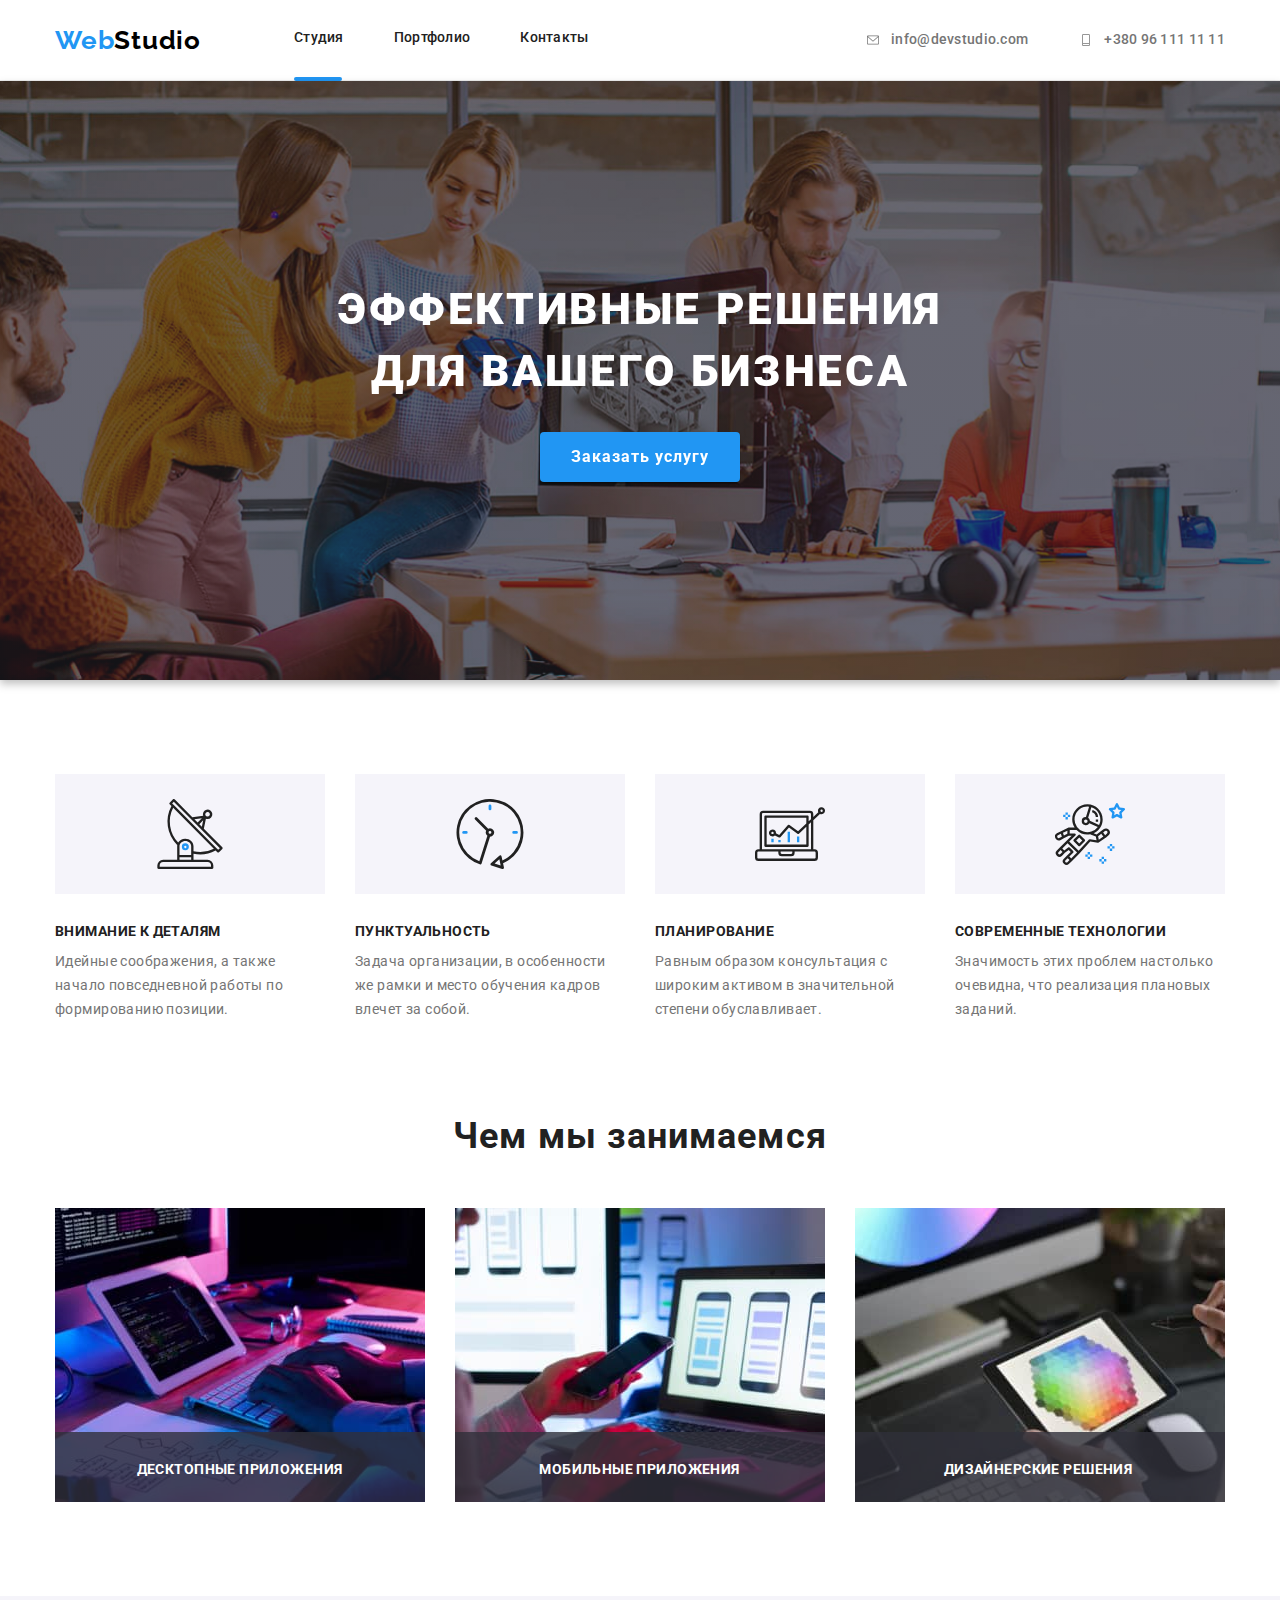
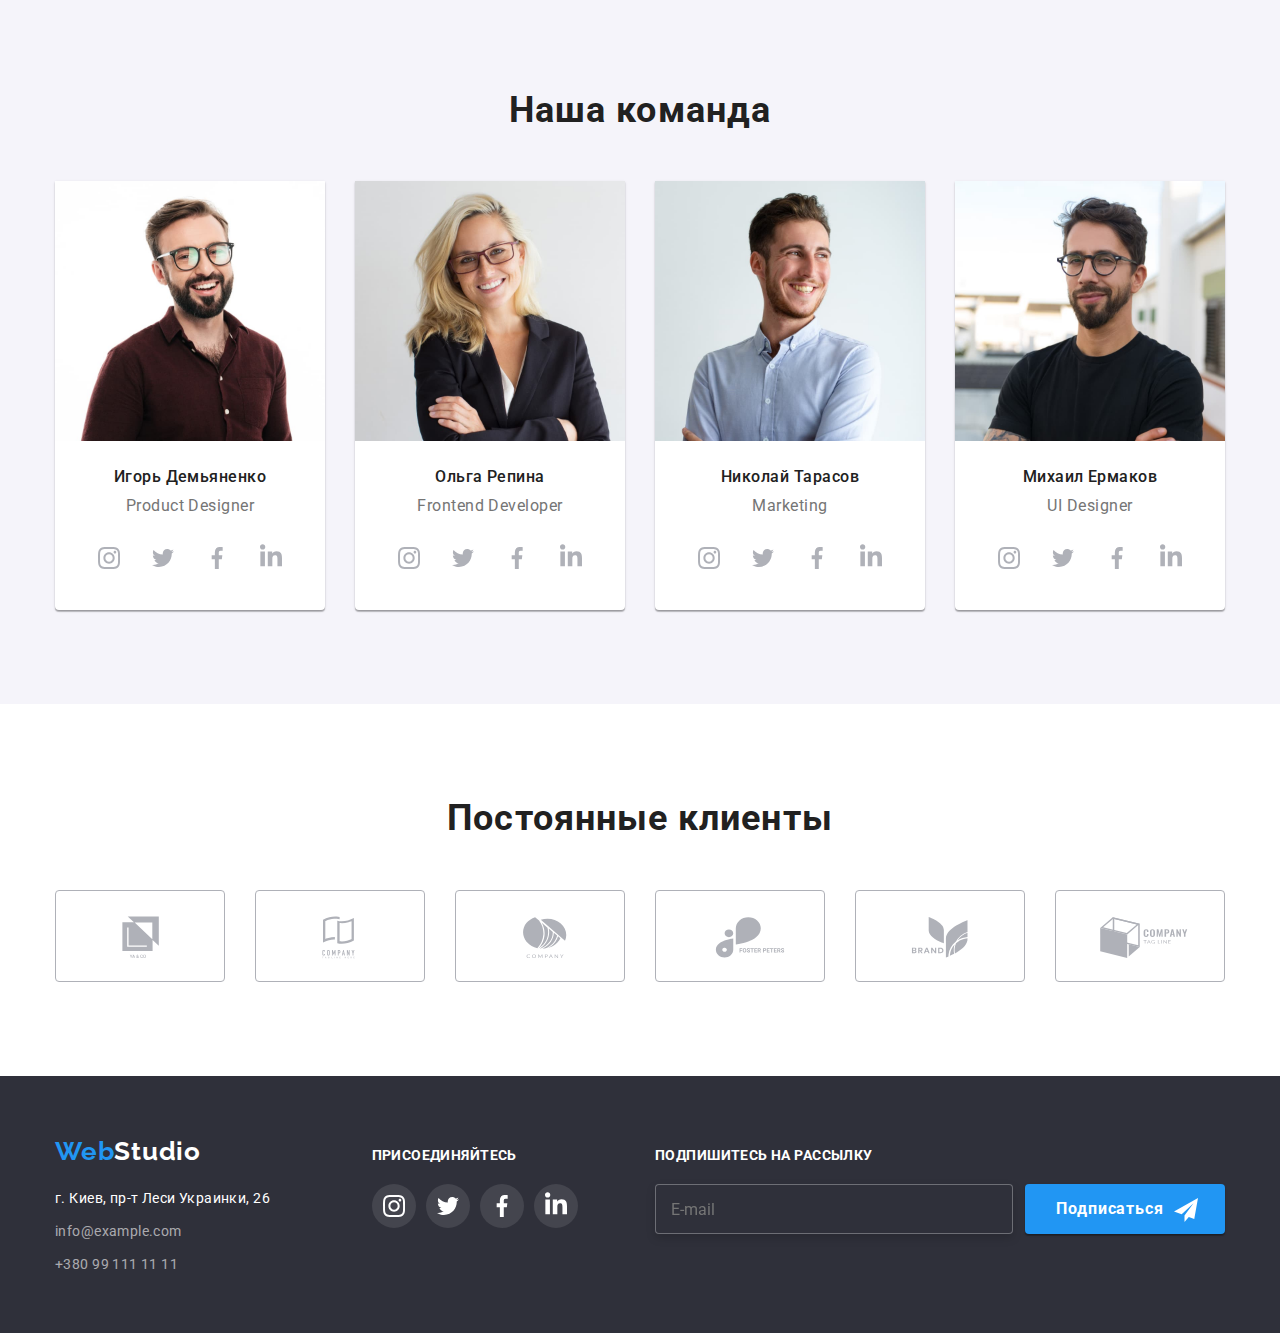
<file: index.html>
<!DOCTYPE html>
<html lang="ru">

<head>
    <meta charset="UTF-8">
    <meta http-equiv="X-UA-Compatible" content="IE=edge">
    <meta name="viewport" content="width=device-width, initial-scale=1.0">

    <link rel="preconnect" href="https://fonts.googleapis.com">
    <link rel="preconnect" href="https://fonts.gstatic.com" crossorigin>
    <link
        href="https://fonts.googleapis.com/css2?family=Raleway:wght@700&family=Roboto:wght@400;500;700;900&display=swap"
        rel="stylesheet">

    <!-- Сначала нормализатор стилей-->
    <link rel="stylesheet"
        href="https://cdnjs.cloudflare.com/ajax/libs/modern-normalize/1.0.0/modern-normalize.min.css" />
    <link rel="stylesheet" type="text/css" href="css/styles.css" />

    <title>Эффективные решения для вашего бизнеса</title>

</head>

<body>

    <header class="header">
        <div class="container header-container-web-studio">
            <a class="main-logo" href="./index.html"><span>Web</span>Studio</a>
            <nav class="nav-studio">
                <ul class="navigation">
                    <li class="navigation-item"><a href="index.html" class="studia">Студия</a></li>
                    <li class="navigation-item"><a href="./portfolio.html">Портфолио</a></li>
                    <li class="navigation-item"><a href="#">Контакты</a></li>
                </ul>
            </nav>
            <ul class="contact">
                <li class="contact-item">
                    <a href="mailto:info@devstudio.com">
                        <svg class="contact-icon-let" width="16" height="12" aria-hidden="true">
                            <use href="./images/icons.svg#icon-let"></use>
                        </svg>
                        info@devstudio.com
                    </a>
                </li>

                <li class="contact-item">
                    <a href="tel:+380961111111">
                        <svg class="contact-icon-let" width="16" height="12" aria-hidden="true">
                            <use href="./images/icons.svg#icon-tel"></use>
                        </svg>
                        +380 96 111 11 11
                    </a>
                </li>

            </ul>
        </div>
        <!-- container in header -->
    </header>

    <main>
        <section class="main-section">
            <div class="container container-effective-solutions">
                <h1 class="main-title">Эффективные решения<br>для вашего бизнеса</h1>

                <button type="button" data-modal-open>Заказать услугу</button> <!-- button -->
            </div>
        </section>

        <section class="section attention-to-details-section-for-background">
            <div class="container">
                <ul class="attention-to-details">
                    <li class="attention-to-details-items">
                        <div class="attention-to-block">
                            <svg class="attention-ant">
                                <use href="./images/icons.svg#icon-ant"></use>
                            </svg>
                        </div>
                        <h3 class="attention-to-details-title">Внимание к деталям</h3>
                        <p>Идейные соображения, а также начало повседневной работы по формированию позиции.</p>
                    </li>
                    <li class="attention-to-details-items">

                        <div class="attention-to-block">
                            <svg class="attention-ant">
                                <use href="./images/icons.svg#icon-dia"></use>
                            </svg>
                        </div>


                        <h3 class="attention-to-details-title">Пунктуальность</h3>
                        <p>Задача организации, в особенности же рамки и место обучения кадров влечет за собой.</p>
                    </li>
                    <li class="attention-to-details-items">
                        <div class="attention-to-block">
                            <svg class="attention-ant">
                                <use href="./images/icons.svg#icon-c"></use>
                            </svg>
                        </div>
                        <h3 class="attention-to-details-title">Планирование</h3>
                        <p>Равным образом консультация с широким активом в значительной степени обуславливает. </p>
                    </li>
                    <li class="attention-to-details-items">
                        <div class="attention-to-block">
                            <svg class="attention-ant">
                                <use href="./images/icons.svg#icon-ast"></use>
                            </svg>
                        </div>
                        <h3 class="attention-to-details-title">Современные технологии</h3>
                        <p>Значимость этих проблем настолько очевидна, что реализация плановых заданий.</p>
                    </li>
                </ul>
            </div>
            <!-- container -->
        </section>

        <section class="section what-we-do-section-for-background">
            <div class="container container-what-we-do">
                <h2 class="what-we-do-title">Чем мы занимаемся</h2>
                <ul class="what-we-do">
                    <li>
                        <div class="what-we-do-block">
                            <img src="./images/ha1.jpg" width="370" alt="Лептоп и айфон">
                            <div class="what-we-do-desktop">
                                <p>Десктопные приложения</p>
                            </div>
                        </div>
                    </li>

                    <li>
                        <div class="what-we-do-block">
                            <img src="./images/ha2.jpg" width="370" alt="Лептоп и айфон">
                            <div class="what-we-do-desktop">
                                <p>Мобильные приложения</p>
                            </div>
                        </div>

                    </li>

                    <li>
                        <div class="what-we-do-block">
                            <img src="./images/ha3.jpg" width="370" alt="Лептоп и айфон">
                            <div class="what-we-do-desktop">
                                <p>Дизайнерские решения</p>
                            </div>
                        </div>
                    </li>

                </ul>
            </div>
            <!-- container -->
        </section>

        <section class="section our-people-section-for-background">
            <div class="container">
                <h2 class="what-we-do-title">Наша команда</h2>
                <ul class="our-people">
                    <li class="our-people-item">
                        <img src="./images/pe1.jpg" width="270" alt="Продуктовый дизайнер Игорь Демьяненко">
                        <div class="our-people-block">
                            <h3 class="our-people-title">Игорь Демьяненко</h3>
                            <p class="our-people-profession">Product Designer</p>

                            <ul class="facebook-block">
                                <li>
                                    <a href="#s" class="icon-link">
                                        <svg class="icon" aria-hidden="true" width="32" height="32">
                                            <use href="./images/icons.svg#icon-instagram"></use>
                                        </svg>
                                    </a>
                                </li>

                                <li>
                                    <a href="#s" class="icon-link">
                                        <svg class="icon" aria-hidden="true" width="32" height="32">
                                            <use href="./images/icons.svg#icon-twitter"></use>
                                        </svg>
                                    </a>
                                </li>

                                <li>
                                    <a href="#s" class="icon-link">
                                        <svg class="icon" aria-hidden="true" width="32" height="32">
                                            <use href="./images/icons.svg#icon-facebook"></use>
                                        </svg>
                                    </a>
                                </li>

                                <li>
                                    <a href="#s" class="icon-link">
                                        <svg class="icon" aria-hidden="true" width="32" height="32">
                                            <use href="./images/icons.svg#icon-linkedin"></use>
                                        </svg>
                                    </a>
                                </li>

                            </ul>
                            <!-- facebook-block -->
                        </div>
                    </li>
                    <li class="our-people-item">
                        <img src="./images/pe2.jpg" width="270" alt="Разработчик Ольга Репина">
                        <div class="our-people-block">
                            <h3 class="our-people-title">Ольга Репина</h3>
                            <p class="our-people-profession">Frontend Developer</p>

                            <ul class="facebook-block">
                                <li>
                                    <a href="#s" class="icon-link">
                                        <svg class="icon" aria-hidden="true" width="32" height="32">
                                            <use href="./images/icons.svg#icon-instagram"></use>
                                        </svg>
                                    </a>
                                </li>

                                <li>
                                    <a href="#s" class="icon-link">
                                        <svg class="icon" aria-hidden="true" width="32" height="32">
                                            <use href="./images/icons.svg#icon-twitter"></use>
                                        </svg>
                                    </a>
                                </li>

                                <li>
                                    <a href="#s" class="icon-link">
                                        <svg class="icon" aria-hidden="true" width="32" height="32">
                                            <use href="./images/icons.svg#icon-facebook"></use>
                                        </svg>
                                    </a>
                                </li>

                                <li>
                                    <a href="#s" class="icon-link">
                                        <svg class="icon" aria-hidden="true" width="32" height="32">
                                            <use href="./images/icons.svg#icon-linkedin"></use>
                                        </svg>
                                    </a>
                                </li>

                            </ul>
                            <!-- facebook-block -->
                        </div>
                    </li>
                    <li class="our-people-item">
                        <img src="./images/pe3.jpg" width="270" alt="Маркетолог Николай Тарасов">
                        <div class="our-people-block">
                            <h3 class="our-people-title">Николай Тарасов</h3>
                            <p class="our-people-profession">Marketing</p>
                            <ul class="facebook-block">
                                <li>
                                    <a href="#s" class="icon-link">
                                        <svg class="icon" aria-hidden="true" width="32" height="32">
                                            <use href="./images/icons.svg#icon-instagram"></use>
                                        </svg>
                                    </a>
                                </li>

                                <li>
                                    <a href="#s" class="icon-link">
                                        <svg class="icon" aria-hidden="true" width="32" height="32">
                                            <use href="./images/icons.svg#icon-twitter"></use>
                                        </svg>
                                    </a>
                                </li>

                                <li>
                                    <a href="#s" class="icon-link">
                                        <svg class="icon" aria-hidden="true" width="32" height="32">
                                            <use href="./images/icons.svg#icon-facebook"></use>
                                        </svg>
                                    </a>
                                </li>

                                <li>
                                    <a href="#s" class="icon-link">
                                        <svg class="icon" aria-hidden="true" width="32" height="32">
                                            <use href="./images/icons.svg#icon-linkedin"></use>
                                        </svg>
                                    </a>
                                </li>

                            </ul>
                            <!-- facebook-block -->
                        </div>
                    </li>
                    <li class="our-people-item">
                        <img src="./images/pe4.jpg" width="270" alt="UI дизайнер Михаил Ермаков">
                        <div class="our-people-block">
                            <h3 class="our-people-title">Михаил Ермаков</h3>
                            <p class="our-people-profession">UI Designer</p>
                            <ul class="facebook-block">
                                <li>
                                    <a href="#s" class="icon-link">
                                        <svg class="icon" aria-hidden="true" width="32" height="32">
                                            <use href="./images/icons.svg#icon-instagram"></use>
                                        </svg>
                                    </a>
                                </li>

                                <li>
                                    <a href="#s" class="icon-link">
                                        <svg class="icon" aria-hidden="true" width="32" height="32">
                                            <use href="./images/icons.svg#icon-twitter"></use>
                                        </svg>
                                    </a>
                                </li>

                                <li>
                                    <a href="#s" class="icon-link">
                                        <svg class="icon" aria-hidden="true" width="32" height="32">
                                            <use href="./images/icons.svg#icon-facebook"></use>
                                        </svg>
                                    </a>
                                </li>

                                <li>
                                    <a href="#s" class="icon-link">
                                        <svg class="icon" aria-hidden="true" width="32" height="32">
                                            <use href="./images/icons.svg#icon-linkedin"></use>
                                        </svg>
                                    </a>
                                </li>

                            </ul>
                            <!-- facebook-block -->
                        </div>
                    </li>
                </ul>
            </div>
            <!-- container -->
        </section>

        <section class="section">
            <div class="container">
                <h2 class="what-we-do-title">Постоянные клиенты</h2>

                <ul class="regular-customers">
                    <li class="regular-customers-item">
                        <a href="#m" class="regular-customers-link">
                            <svg class="" aria-hidden="true">
                                <use href="./images/icons.svg#icon-comp-6"></use>
                            </svg>
                        </a>
                    </li>

                    <li class="regular-customers-item">
                        <a href="#m" class="regular-customers-link">
                            <svg class="" aria-hidden="true">
                                <use href="./images/icons.svg#icon-comp-3"></use>
                            </svg>
                        </a>
                    </li>

                    <li class="regular-customers-item">
                        <a href="#m" class="regular-customers-link">
                            <svg class="" aria-hidden="true">
                                <use href="./images/icons.svg#icon-comp-2"></use>
                            </svg>
                        </a>
                    </li>

                    <li class="regular-customers-item">
                        <a href="#m" class="regular-customers-link">
                            <svg class="" aria-hidden="true">
                                <use href="./images/icons.svg#icon-comp-4"></use>
                            </svg>
                        </a>
                    </li>

                    <li class="regular-customers-item">
                        <a href="#m" class="regular-customers-link">
                            <svg class="" aria-hidden="true">
                                <use href="./images/icons.svg#icon-comp-1"></use>
                            </svg>
                        </a>
                    </li>

                    <li class="regular-customers-item">
                        <a href="#m" class="regular-customers-link">
                            <svg class="" aria-hidden="true">
                                <use href="./images/icons.svg#icon-comp-5"></use>
                            </svg>
                        </a>
                    </li>
                </ul>

            </div>
        </section>

    </main>

    <footer class="footer">
        <div class="container footer-container-kiev">
            <div>
                <a class="main-logo bottom-logo" href="./index.html"><span>Web</span>Studio</a>

                <address>
                    <ul>
                        <li class="address-contact-item"><a href="#f">г. Киев, пр-т Леси Украинки, 26</a></li>
                        <li class="address-contact-item"><a href="mailto:info@example.com">info@example.com</a></li>
                        <li class="address-contact-item"><a href="tel:+380991111111">+380 99 111 11 11</a></li>
                    </ul>
                </address>
            </div>

            <div class="footer-twitter">
                <h4>ПРИСОЕДИНЯЙТЕСЬ</h4>
                <ul class="facebook-block">
                    <li>
                        <a href="#f" class="icon-link">
                            <svg class="icon" aria-hidden="true" width="32" height="32">
                                <use href="./images/icons.svg#icon-instagram"></use>
                            </svg>
                        </a>
                    </li>

                    <li>
                        <a href="#f" class="icon-link">
                            <svg class="icon" aria-hidden="true" width="32" height="32">
                                <use href="./images/icons.svg#icon-twitter"></use>
                            </svg>
                        </a>
                    </li>

                    <li>
                        <a href="#f" class="icon-link">
                            <svg class="icon" aria-hidden="true" width="32" height="32">
                                <use href="./images/icons.svg#icon-facebook"></use>
                            </svg>
                        </a>
                    </li>

                    <li>
                        <a href="#f" class="icon-link">
                            <svg class="icon" aria-hidden="true" width="32" height="32">
                                <use href="./images/icons.svg#icon-linkedin"></use>
                            </svg>
                        </a>
                    </li>

                </ul>

            </div>
    <div class="footer-twitter">
        <h4>Подпишитесь на рассылку</h4>
    
        <form class="small-form" name="small-form" autocomplete="off">
    
            <div class="footer-twitter-mail-form">
    <label class="form-field-label" for="user-mail-web"></label>
    <input class="footer-twitter-mail-form-background" id="user-mail-web" type="email" name="user-mail"
        placeholder="E-mail">
    
    
                <button type="submit">Подписаться</button>
    
                <svg class="icon-send-footer-button" aria-hidden="true" width="32" height="32">
                    <use href="./images/icons.svg#icon-icon-send"></use>
                </svg>
    
            </div>
    
        </form>
    
    </div>




        </div>
        <!-- container in footer-->


    </footer>
    <!-- modal window -->
    <div class="backdrop is-hidden" data-modal>
        <div class="modal">
<h2 class="modal-title">Оставьте свои данные, мы вам перезвоним</h2>

        <form class="form" name="main-form" autocomplete="off">
            <div class="form-block">
                <label class="form-field-label" for="user-name">Имя</label>
        
                <input class="form-field-input" id="user-name" type="text" name="user-name" required>
        
                <svg class="icon-man" aria-hidden="true">
                    <use href="./images/icons.svg#men" width="13" height="13"></use>
                </svg>
        
            </div>
        
            <div class="form-block">
                <label class="form-field-label" for="user-phone">Телефон</label>
                <input class="form-field-input" id="user-phone" type="tel" name="user-phone" required>
        
                <svg class="icon-man" aria-hidden="true">
                    <use href="./images/icons.svg#icon-phone-b" width="20" height="20"></use>
                </svg>
            </div>
        
            <div class="form-block">
                <label class="form-field-label" for="user-mail">Почта</label>
                <input class="form-field-input" id="user-mail" type="email" name="user-mail" required>
        
                <svg class="icon-man" aria-hidden="true">
                    <use href="./images/icons.svg#icon-email-b" width="22" height="18"></use>
                </svg>
            </div>
        
            <div class="form-block">
                <label class="form-field-label" for="user-comment">Комментарий</label>
                <textarea class="form-field-comment" id="user-comment" name="user-comment"
                    placeholder="Введите текст" maxlength="600"></textarea>
            </div>
        
            <div class="form-block checkbox-flex">
    <div class="checkbox-control">
        <input class="checkbox-input checkbox-hidden" id="checkbox-input" type="checkbox" name="checkbox-input"
            required>

        <svg class="icon-check" aria-hidden="true" width="32" height="32">
            <use href="./images/icons.svg#check"></use>
        </svg>
    </div>

    <label class="form-field-label label-link" for="checkbox-input">Соглашаюсь с рассылкой и принимаю
        <a href="#m">Условия договора</a>
    </label>
            </div>
        
                    <button type="submit">Отправить</button>
        </form>
            <button type="button" class="button-close-in-corner" data-modal-close>
                <svg class="icon-close" aria-hidden="true" width="32" height="32">
                    <use href="./images/icons.svg#icon-close"></use>
                </svg>
            </button>

        </div>

    </div>
    <!--  this is script -->
    <script src="./js/modal.js"></script>

    
</body>

</html>
</file>
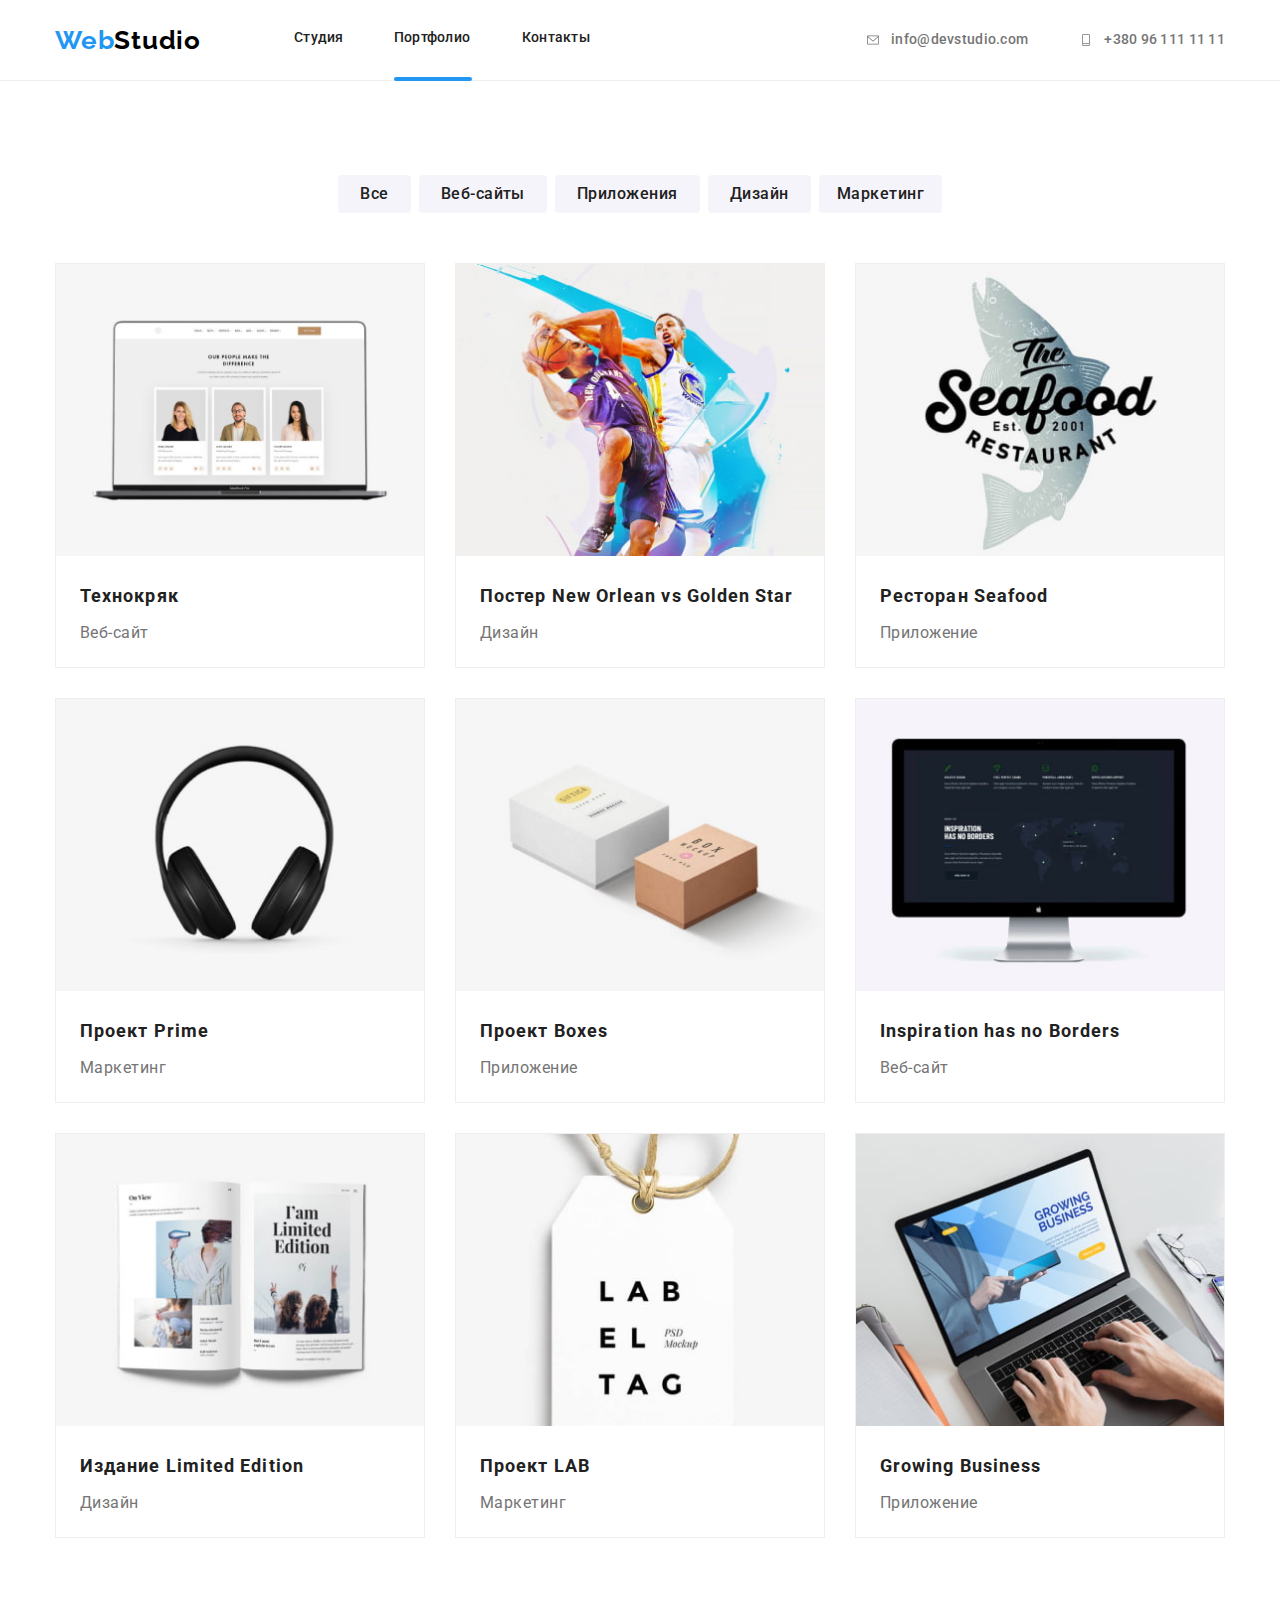
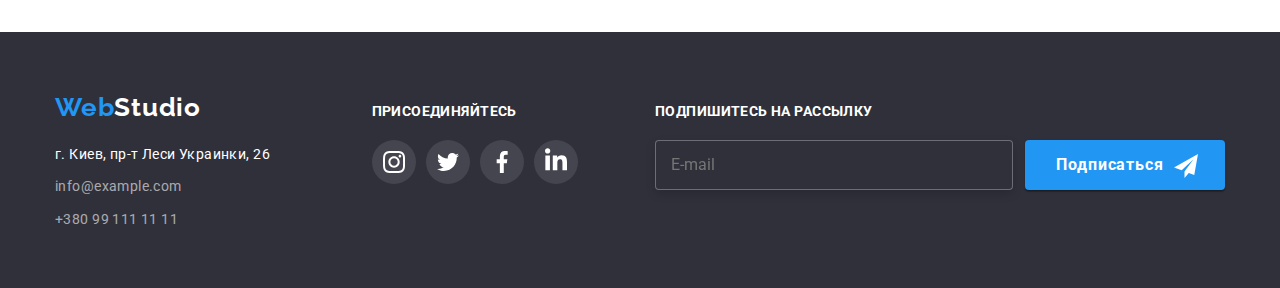
<file: portfolio.html>
<!DOCTYPE html>
<html lang="en">
<head>
    <meta charset="UTF-8">
    <meta http-equiv="X-UA-Compatible" content="IE=edge">
    <meta name="viewport" content="width=device-width, initial-scale=1.0">
    
<link rel="preconnect" href="https://fonts.googleapis.com">
<link rel="preconnect" href="https://fonts.gstatic.com" crossorigin>
<link href="https://fonts.googleapis.com/css2?family=Raleway:wght@700&family=Roboto:wght@400;500;700;900&display=swap"
    rel="stylesheet">

    <!-- Сначала нормализатор стилей-->
<link rel="stylesheet" href="https://cdnjs.cloudflare.com/ajax/libs/modern-normalize/1.0.0/modern-normalize.min.css" />
<link rel="stylesheet" type="text/css" href="css/styles.css" />
    
    <title>Портфолио</title>
</head>
<body>

<header class="header">
    <div class="container header-container-web-studio">
        <a class="main-logo" href="./index.html"><span>Web</span>Studio</a>
        <nav class="nav-studio">
            <ul class="navigation">
                <li class="navigation-item"><a href="index.html">Студия</a></li>
                <li class="navigation-item"><a href="./portfolio.html" class="portfolio">Портфолио</a></li>
                <li class="navigation-item"><a href="#">Контакты</a></li>
            </ul>
        </nav>
        <ul class="contact">
            <li class="contact-item">
                <a href="mailto:info@devstudio.com">
                    <svg class="contact-icon-let" width="16" height="12" aria-hidden="true">
                        <use href="./images/icons.svg#icon-let"></use>
                    </svg>
                    info@devstudio.com
                </a>
            </li>

            <li class="contact-item">
                <a href="tel:+380961111111">
                    <svg class="contact-icon-let" width="16" height="12" aria-hidden="true">
                        <use href="./images/icons.svg#icon-tel"></use>
                    </svg>
                    +380 96 111 11 11
                </a>
            </li>

        </ul>
    </div>
    <!-- container in header -->
</header>

<main>
    
        <section class="section">
            <div class="container">
            <h2 class="title-hidden">title-hidden</h2>
            <ul class="portfolio-many-buttons">
                <li class="portfolio-many-buttons-item"><button type="button">Все</button></li>
                <li class="portfolio-many-buttons-item"><button type="button">Веб-сайты</button></li>
                <li class="portfolio-many-buttons-item"><button type="button">Приложения</button></li>
                <li class="portfolio-many-buttons-item"><button type="button">Дизайн</button></li>
                <li class="portfolio-many-buttons-item"><button type="button">Маркетинг</button></li>
            </ul>
        
        <ul class="main-block-big-foto">

        <li class="main-block-big-foto-items">
            <div class="for-overlay">
            <img src="./images/lap1.jpg" width="370" alt="Лептоп технокряк">
                    <div class="overlay-block">
                        <p class="overlay-text">
                            Ресурс предлагает комплексные<br>
                            предложения с разным уровнем<br>
                            функционала и сервисов. Все это<br>
                            позволит посетителю получить<br>
                            исчерпывающие сведения<br>
                            о компании или частном лице.<br>
                        </p>
                    </div>
            </div>

            <div class="small-block">
                <h3>Технокряк</h3>
                <p>Веб-сайт</p>             
            </div>
        </li>

        <li class="main-block-big-foto-items">
            <div class="for-overlay">
            <img src="./images/lap2.jpg" width="370" alt="Игра в Баскетбол">
                    <div class="overlay-block">
                        <p class="overlay-text">
                            Ресурс предлагает комплексные<br>
                            предложения с разным уровнем<br>
                            функционала и сервисов. Все это<br>
                            позволит посетителю получить<br>
                            исчерпывающие сведения<br>
                            о компании или частном лице.<br>
                        </p>
                    </div>
            </div>

            <div class="small-block">
                <h3>Постер New Orlean vs Golden Star </h3>
                <p>Дизайн</p>
            </div>
        </li>

        <li class="main-block-big-foto-items">
            <div class="for-overlay">
            <img src="./images/lap3.jpg" width="370" alt="Ресторан морепродуктов">
                <div class="overlay-block">
                        <p class="overlay-text">
                            Ресурс предлагает комплексные<br>
                            предложения с разным уровнем<br>
                            функционала и сервисов. Все это<br>
                            позволит посетителю получить<br>
                            исчерпывающие сведения<br>
                            о компании или частном лице.<br>
                        </p>
                    </div>
                </div>

            <div class="small-block">
                <h3>Ресторан Seafood</h3>
                <p>Приложение</p>
            </div>
        </li>

        <li class="main-block-big-foto-items">
             <div class="for-overlay">
            <img src="./images/lap4.jpg" width="370" alt="Наушники">
                <div class="overlay-block">
                    <p class="overlay-text">
                        Ресурс предлагает комплексные<br>
                        предложения с разным уровнем<br>
                        функционала и сервисов. Все это<br>
                        позволит посетителю получить<br>
                        исчерпывающие сведения<br>
                        о компании или частном лице.<br>
                    </p>
                </div>
            </div>

            <div class="small-block">
                <h3>Проект Prime</h3>
                <p>Маркетинг</p>
            </div>
        </li>

        <li class="main-block-big-foto-items">
            <div class="for-overlay">
            <img src="./images/lap5.jpg" width="370" alt="Боксы">
                <div class="overlay-block">
                    <p class="overlay-text">
                        Ресурс предлагает комплексные<br>
                        предложения с разным уровнем<br>
                        функционала и сервисов. Все это<br>
                        позволит посетителю получить<br>
                        исчерпывающие сведения<br>
                        о компании или частном лице.<br>
                    </p>
                </div>
            </div>

            <div class="small-block">
                <h3>Проект Boxes</h3>
                <p>Приложение</p>
            </div>
        </li>

        <li class="main-block-big-foto-items">
            <div class="for-overlay">
            <img src="./images/lap6.jpg" width="370" alt="Дисплей">
                <div class="overlay-block">
                    <p class="overlay-text">
                        Ресурс предлагает комплексные<br>
                        предложения с разным уровнем<br>
                        функционала и сервисов. Все это<br>
                        позволит посетителю получить<br>
                        исчерпывающие сведения<br>
                        о компании или частном лице.<br>
                    </p>
                </div>
            </div>

            <div class="small-block">
                <h3>Inspiration has no Borders</h3>
                <p>Веб-сайт</p>
            </div>
        </li>

        <li class="main-block-big-foto-items">
            <div class="for-overlay">
            <img src="./images/lap7.jpg" width="370" alt="Разворот журнала">
                <div class="overlay-block">
                    <p class="overlay-text">
                        Ресурс предлагает комплексные<br>
                        предложения с разным уровнем<br>
                        функционала и сервисов. Все это<br>
                        позволит посетителю получить<br>
                        исчерпывающие сведения<br>
                        о компании или частном лице.<br>
                    </p>
                </div>
            </div>

            <div class="small-block">
                <h3>Издание Limited Edition</h3>
                <p>Дизайн</p>
            </div>
        </li>

        <li class="main-block-big-foto-items">
            <div class="for-overlay">
            <img src="./images/lap8.jpg" width="370" alt="Гарнитура шрифта">
                <div class="overlay-block">
                    <p class="overlay-text">
                        Ресурс предлагает комплексные<br>
                        предложения с разным уровнем<br>
                        функционала и сервисов. Все это<br>
                        позволит посетителю получить<br>
                        исчерпывающие сведения<br>
                        о компании или частном лице.<br>
                    </p>
                </div>
            </div>

            <div class="small-block">
                <h3>Проект LAB</h3>
                <p>Маркетинг</p>
            </div>
        </li>

        <li class="main-block-big-foto-items">
            <div class="for-overlay">
            <img src="./images/lap9.jpg" width="370" alt="Руки на клавиатуре">
                <div class="overlay-block">
                    <p class="overlay-text">
                        Ресурс предлагает комплексные<br>
                        предложения с разным уровнем<br>
                        функционала и сервисов. Все это<br>
                        позволит посетителю получить<br>
                        исчерпывающие сведения<br>
                        о компании или частном лице.<br>
                    </p>
                </div>
            </div>

            <div class="small-block">
                <h3>Growing Business</h3>
                <p>Приложение</p>
            </div>
        </li>
     
        </ul>
        </div>
        <!-- container-->
        </section>
    
</main>

<footer class="footer">
    <div class="container footer-container-kiev">
        <div>
            <a class="main-logo bottom-logo" href="./index.html"><span>Web</span>Studio</a>

            <address>
                <ul>
                    <li class="address-contact-item"><a href="/">г. Киев, пр-т Леси Украинки, 26</a></li>
                    <li class="address-contact-item"><a href="mailto:info@example.com">info@example.com</a></li>
                    <li class="address-contact-item"><a href="tel:+380991111111">+380 99 111 11 11</a></li>
                </ul>
            </address>
        </div>

        <div class="footer-twitter">
            <h4>ПРИСОЕДИНЯЙТЕСЬ</h4>
            <ul class="facebook-block">
                <li>
                    <a href="#" class="icon-link">
                        <svg class="icon" aria-hidden="true" width="32" height="32">
                            <use href="./images/icons.svg#icon-instagram"></use>
                        </svg>
                    </a>
                </li>

                <li>
                    <a href="#" class="icon-link">
                        <svg class="icon" aria-hidden="true" width="32" height="32">
                            <use href="./images/icons.svg#icon-twitter"></use>
                        </svg>
                    </a>
                </li>

                <li>
                    <a href="#" class="icon-link">
                        <svg class="icon" aria-hidden="true" width="32" height="32">
                            <use href="./images/icons.svg#icon-facebook"></use>
                        </svg>
                    </a>
                </li>

                <li>
                    <a href="#" class="icon-link">
                        <svg class="icon" aria-hidden="true" width="32" height="32">
                            <use href="./images/icons.svg#icon-linkedin"></use>
                        </svg>
                    </a>
                </li>

            </ul>

        </div>

<div class="footer-twitter">
    <h4>Подпишитесь на рассылку</h4>

    <form class="small-form" name="small-form" autocomplete="off">

        <div class="footer-twitter-mail-form">
            <label class="form-field-label" for="user-mail-web"></label>
            <input class="footer-twitter-mail-form-background" id="user-mail-web" type="email" name="user-mail"
                placeholder="E-mail">


            <button type="submit">Подписаться</button>

            <svg class="icon-send-footer-button" aria-hidden="true" width="32" height="32">
                <use href="./images/icons.svg#icon-icon-send"></use>
            </svg>

        </div>

    </form>

</div>

    </div>



    <!-- container in footer-->
</footer>

    
</body>
</html>
</file>
<file: css/styles.css>
:root {
    --color-blue: #2196F3;
    --dark-blue: #2F303A;
    --white: #fff;
    --black: #212121;
    --light-silver: #F5F4FA;
    --silver-gray: #757575;
    --button-hover: #188CE8;
    --contact-gray: #757575;
    --black-for-logo: #000;
    --silver-footer: #FFFFFF99;
    --silver-icon: #AFB1B8;
    --border: #eee;

    --dominant-font: 'Roboto', sans-serif;

    --tran-dur: 250ms;
    --tran-t-fun: cubic-bezier(0.4, 0, 0.2, 1);
}

html {
    box-sizing: border-box;
}

*,
*::before,
*::after {
    box-sizing: inherit;
}

body {
    margin-right: 0;
    margin-left: 0;
    background-color: var(--white);
    font-family: var(--dominant-font);
}

h1,
h2,
h3,
h4,
h5,
h6,
ul,
p {
    margin: 0;
    padding: 0;
    list-style: none;
}

ul,
ol,
li {
    list-style-type: none;
    padding-left: 0;
}

img {
    display: block;
    max-width: 100%;
    height: auto;
}

a,
button {
    text-decoration: none;
    border: none;
    cursor: pointer;
    font-family: inherit;
    padding: 0;
}

address {
    font-style: normal;
}

div.container {
    width: 1200px;
    margin: 0 auto;
    padding-left: 15px;
    padding-right: 15px;
}

section.section {
    padding-top: 94px;
    padding-bottom: 94px;
}



                                                        /* header and footer */
div.footer-twitter {
    margin-left: 70px;
    margin-top: 12px;
}

header.header {
    border-bottom: 1px solid var(--border);
    padding: 12px 0;
}

ul.navigation {
    display: flex;
}

ul.contact {
    display: flex;
    margin-left: auto;
}

li.navigation-item {
    margin: 0 25px;
}

li.navigation-item:last-child {
    margin-right: 0;
}

li.navigation-item:first-child {
    margin-left: 0;
}

li.navigation-item a {
    font-weight: 500;
    font-size: 14px;
    line-height: 1.4;
    letter-spacing: 0.02em;
    padding: 25px 0;
    color: var(--black);
    text-decoration: none;

    transition-property: color;
    transition-duration: var(--tran-dur);
    transition-timing-function: var(--tran-t-fun);
}

li.navigation-item a.studia::after {
    /*index border bottom current page */
    position: relative;
    top: 29px;
    display: block;
    content: "";
    width: 48px;
    height: 4px;
    border-radius: 2px;

    background-color: var(--color-blue);
}

li.navigation-item a.portfolio::after {
    /*portfolio border bottom current page */
    position: relative;
    top: 29px;
    display: block;
    content: "";
    width: 78px;
    height: 4px;
    border-radius: 2px;

    background-color: var(--color-blue);
}

li.navigation-item a:hover,
li.contact-item a:hover,
li.contact-item a:hover svg {
    text-decoration: none;
    color: var(--color-blue);
    fill: var(--color-blue);
}

li.contact-item a {
    font-size: 14px;
    line-height: 1.14;
    font-weight: 500;
    letter-spacing: 0.02em;
    text-decoration: none;
    color: var(--contact-gray);
    padding: 20px 0;
    text-indent: 0;
    display: flex;
    flex-direction: row;
    align-items: center;

    transition-property: color;
    transition-duration: var(--tran-dur);
    transition-timing-function: var(--tran-t-fun);
}

li.contact-item {
    display: flex;
    align-items: center;
    margin: 0px 25px;
}

li.contact-item:last-child {
    margin-right: 0;
}

li.contact-item:first-child {
    margin-left: 0;
}

footer.footer {
    background-color: var(--dark-blue);
    padding: 60px 0 56px;
}

li.address-contact-item a {
    font-style: normal;
    font-size: 14px;
    line-height: 1.7;
    letter-spacing: 0.03em;
    text-decoration: none;
    color: var(--silver-footer);
    display: block;

    transition-property: color;
    transition-duration: var(--tran-dur);
    transition-timing-function: var(--tran-t-fun);

}

li.address-contact-item {
    margin-bottom: 9px;
}

li.address-contact-item:nth-child(1) a {
    color: var(--white);
}

li.address-contact-item:last-child {
    margin-bottom: 0;
}

li.address-contact-item:hover a {
    color: var(--color-blue);
}

a.main-logo {
    display: flex;
    align-items: center;
    margin-right: 93px;
    font-family: 'Raleway', sans-serif;
    font-weight: 700;
    font-size: 26px;
    line-height: 1.19;
    letter-spacing: 0.03em;
    text-decoration: none;
    color: var(--black-for-logo);
}

a.main-logo span {
    color: var(--color-blue);
}

a.bottom-logo {
    color: var(--white);
    margin-bottom: 20px;
}

nav.nav-studio {
    display: flex;
    align-items: center;
}

div.footer-container-kiev {
    display: flex;
    justify-content: space-between;
}

li.contact-item a:focus svg {
    color: var(--color-blue);
    fill: var(--color-blue);
    outline: none;
}
 a.icon-link:focus {
     background: var(--color-blue);
     fill: var(--white);
     outline: none;
 }
svg.contact-icon-let {
    display: inline-block;
    margin-right: 10px;
    fill: var(--silver-gray);
}
  address li.address-contact-item a:focus {
      color: var(--color-blue);
      outline: none;
  }

  .footer-twitter-mail-form {
      display: inline-flex;
      position: relative;
  }

a.icon-link svg.icon {
    border-radius: 50px;
    width: 44px;
    height: 44px;
    fill: var(--silver-icon);

    transition-property: background-color, fill;
    transition-duration: var(--tran-dur);
    transition-timing-function: var(--tran-t-fun);
}

a.icon-link {
    display: inline-block;
    width: 44px;
    height: 44px;
    border-radius: 50px;
    margin-right: 10px;
}

ul.facebook-block li:last-child a.icon-link {
    margin-right: 0;
}

a.icon-link:hover svg {
    width: 44px;
    height: 44px;
    border-radius: 50px;

    fill: var(--white);
    background-color: var(--color-blue);
}

div.footer-twitter h4 {
    color: var(--white);
    font-family: var(--dominant-font);
    font-size: 14px;
    line-height: 1.14;
    text-transform: uppercase;
    letter-spacing: 0.03em;
}

div.footer-twitter svg.icon {
    background-color: rgba(255, 255, 255, 0.1);
    fill: var(--white);
}

div.footer-twitter a.icon-link:hover svg {
    width: 44px;
    height: 44px;
    border-radius: 50px;

    fill: var(--white);
    background-color: var(--color-blue);
}

a:focus,
li.navigation-item a:focus,
li.contact-item a:focus,
li.contact-item a:focus svg {
    color: var(--color-blue);
    fill: var(--color-blue);
    outline: none;

}

a.icon-link:focus {
    background: var(--color-blue);
    fill: var(--white);
    outline: none;
}

a.icon-link:focus svg {
    fill: var(--white);
    outline: none;
}

address li.address-contact-item a:focus {
    color: var(--color-blue);
}
input.footer-twitter-mail-form-background {
    margin-top: 20px;
    display: block;
    padding: 2px 15px;
    height: 50px;
    width: 358px;
    border-radius: 4px;
    background-color: #2F303A;
    border: 1px solid rgba(255, 255, 255, 0.3);
    filter: drop-shadow(0px 4px 4px rgba(0, 0, 0, 0.15));
    color: rgba(255, 255, 255, 0.3);
}

svg.icon-send-footer-button {
    /* border: 1px solid red; */
    position: absolute;
    top: 34px;
    right: 27px;
    width: 24px;
    height: 24px;
}
a.regular-customers-link:focus {
    border: 1px solid var(--color-blue);
    outline: none;
}


                                                            /* main page */
                                                            /* main page */
                                                            /* main page */


h1.main-title {
    font-size: 44px;
    font-weight: 900;
    text-transform: uppercase;
    text-align: center;
    line-height: 1.4;
    letter-spacing: 0.06em;

    color: var(--white);
}

section.main-section {
    max-width: 1600px;
    padding: 198px 0;
    margin-left: auto;
    margin-right: auto;

    background-image:
        linear-gradient(to bottom, 
        rgba(58, 50, 47, 0.4), 
        rgba(47, 48, 58, 0.4)),
        url("../images/img.jpg");
    background-repeat: no-repeat;
    background-position: center;
    background-size: cover;
    filter: drop-shadow(0px 4px 4px rgba(0, 0, 0, 0.25));
}
form button[type="submit"],
div.footer-twitter-mail-form button[type="submit"],
div.container-effective-solutions button[type="button"] {
                                                                                /*big buttons*/
    font-family: inherit;
    font-size: 16px;
    font-weight: 700;
    line-height: 1.87;
    letter-spacing: 0.06em;
    text-align: center;
    padding: 10px 0px;
    display: block;
    border-radius: 4px;
    margin-top: 30px;
    width: 200px;

    background-color: var(--color-blue);
    color: var(--white);

    box-shadow:
    0px 1px 3px rgba(0, 0, 0, 0.12),
    0px 1px 1px rgba(0, 0, 0, 0.14),
    0px 2px 1px rgba(0, 0, 0, 0.2);

    transition-property: background-color, box-shadow;
    transition-duration: var(--tran-dur);
    transition-timing-function: var(--tran-t-fun);
}

div.container-effective-solutions button[type="button"]:hover,
div.container-effective-solutions button[type="button"]:focus,
form button[type="submit"]:hover,
form button[type="submit"]:focus,
div.footer-twitter-mail-form button[type="submit"]:hover,
div.footer-twitter-mail-form button[type="submit"]:focus {
    background-color: var(--button-hover);
    box-shadow: 0 0 1px 1px var(--button-hover);
    outline: none;
}

ul.attention-to-details {
    display: flex;
    justify-content: space-between;
}

h3.attention-to-details-title {
    font-weight: 700;
    font-size: 14px;
    line-height: 1.14;
    letter-spacing: 0.03em;
    text-transform: uppercase;
    color: var(--black);
    margin-bottom: 10px;
}

ul.attention-to-details p {
    font-size: 14px;
    line-height: 1.71;
    letter-spacing: 0.03em;
    color: var(--silver-gray);
    width: 270px;
}

ul.what-we-do {
    display: flex;
}

ul.our-people {
    display: flex;
}

h2.what-we-do-title {
    text-align: center;
    font-size: 36px;
    font-weight: 700;
    line-height: 1.16;
    letter-spacing: 0.03em;
    color: var(--black);
    margin-bottom: 50px;
}

ul.what-we-do img[width="370"] {
    margin-right: 30px;
    display: block;
}

ul.what-we-do li:last-child img[width="370"] {
    margin-right: 0;
}

ul.what-we-do li {}

ul.what-we-do div.what-we-do-block::after {
    content: "";
    display: block;
    position: absolute;
    bottom: 0;
    left: 0;
    width: 370px;
    height: 70px;
    background: rgba(47, 48, 58, 0.8);
}

.what-we-do-block {
    position: relative;
    /* border: 1px dashed red; */
}

ul.what-we-do div.what-we-do-desktop {
    position: absolute;
    bottom: 24px;
    left: 5%;
    /* transform: translate(-50%); */
    z-index: 10;
    width: 329px;
   
}

div.what-we-do-desktop p {
    font-size: 14px;
    line-height: 1.14;
    letter-spacing: 0.03em;
    text-transform: uppercase;
    font-weight: 700;
    text-align: center;

    color: var(--white);
}

section.our-people-section-for-background {
    background-color: var(--light-silver);

}

li.our-people-item:not(:last-child) {
    margin-right: 30px;
}

li.our-people-item h3.our-people-title {
    font-weight: 500;
    font-size: 16px;
    line-height: 1.18;
    text-align: center;
    letter-spacing: 0.03em;

    color: var(--black);
}

li.our-people-item p.our-people-profession {
    font-size: 16px;
    line-height: 1.18;
    text-align: center;
    letter-spacing: 0.03em;
    color: var(--silver-gray);
    margin-top: 10px;
}

div.our-people-block {
    padding-top: 27px;
    padding-bottom: 26px;
}

li.our-people-item {
    background-color: var(--white);
    box-shadow: 
    0px 1px 3px rgba(0, 0, 0, 0.12),
    0px 1px 1px rgba(0, 0, 0, 0.14),
    0px 2px 1px rgba(0, 0, 0, 0.2);
    border-radius: 0px 0px 4px 4px;
}

section.what-we-do-section-for-background {
    padding-top: 0;
}

div.container-effective-solutions {
    display: flex;
    flex-direction: column;
    align-items: center;
}

li.our-people-item img[src*="./images/pe"] {
    display: block;
}

ul.regular-customers {
    display: flex;
    justify-content: space-between;
    align-items: flex-start;
}

a.regular-customers-link {
    width: 170px;
    height: 92px;
    display: flex;
    justify-content: center;
    border-radius: 4px;
    border: 1px solid var(--silver-icon);
    align-items: center;

    transition-property: background-color;
    transition-duration: var(--tran-dur);
    transition-timing-function: var(--tran-t-fun);
}

a.regular-customers-link:hover svg {
    fill: var(--color-blue);
}

a.regular-customers-link:focus svg {
    /*focus*/
    fill: var(--color-blue);
    outline: none;
}

a.regular-customers-link:hover {
    border: 1px solid var(--color-blue);
}

a.regular-customers-link svg {
    fill: var(--silver-icon);
    width: 106px;
    height: 60px;

    transition-property: border, fill;
    transition-duration: var(--tran-dur);
    transition-timing-function: var(--tran-t-fun);
}

li.attention-to-details-items img[src*="./images/ko"] {
    margin-bottom: 30px;
}

ul.facebook-block {
    display: flex;
    justify-content: center;
    margin-top: 20px;
}

svg.attention-ant {
    width: 70px;
    height: 70px;
}

div.attention-to-block {
    width: 270px;
    height: 120px;
    background-color: var(--light-silver);
    display: flex;
    justify-content: center;
    margin-bottom: 30px;
    align-items: center;
}


                                                            /* portfolio */
                                                            /* portfolio */
                                                            /* portfolio */




ul.main-block-big-foto {
    width: 1170px;
    display: flex;
    flex-direction: row;
    flex-wrap: wrap;
}

li.main-block-big-foto-items {
    position: relative;
    border: 1px solid var(--border);
    width: 370px;
    margin-right: 30px;
    margin-bottom: 30px;
    list-style: none;

    transition-property: box-shadow;
    transition-duration: var(--tran-dur);
    transition-timing-function: var(--tran-t-fun);
}

li.main-block-big-foto-items:hover {
    box-shadow:
    0px 1px 1px rgba(0, 0, 0, 0.12), 
    0px 4px 4px rgba(0, 0, 0, 0.06),
    1px 4px 6px rgba(0, 0, 0, 0.16);
}

div.header-container-web-studio {
    display: flex;
}

li.main-block-big-foto-items:nth-child(3n) {
    margin-right: 0;
}

li.main-block-big-foto-items:nth-last-child(-n + 3) {
    margin-bottom: 0;
}

li.main-block-big-foto-items img[src*="./images/lap"] {
    display: block;
}

li.main-block-big-foto-items div.small-block h3 {
    font-weight: 700;
    font-size: 18px;
    line-height: 2;
    letter-spacing: 0.06em;

    color: var(--black);
}

li.main-block-big-foto-items div.small-block p {
    font-size: 16px;
    line-height: 1.87;
    letter-spacing: 0.03em;
    margin-top: 4px;

    color: var(--silver-gray);
}

ul.portfolio-many-buttons {
    display: flex;
    justify-content: center;
    margin-bottom: 50px;
}

li.portfolio-many-buttons-item {
    margin-right: 8px;
    color: var(--white);
}

li.portfolio-many-buttons-item:last-child {
    margin-right: 0;
}

li.portfolio-many-buttons-item:nth-child(1) button {
    width: 73px;
}

li.portfolio-many-buttons-item:nth-child(2) button {
    width: 128px;
}

li.portfolio-many-buttons-item:nth-child(3) button {
    width: 145px;
}

li.portfolio-many-buttons-item:nth-child(4) button {
    width: 103px;
}

li.portfolio-many-buttons-item button {
                                                            /*many buttons in portfolio*/
    font-family: inherit;
    font-weight: 500;
    font-size: 16px;
    line-height: 1.62;
    text-align: center;
    letter-spacing: 0.03em;
    padding: 6px 18px;
    border-radius: 4px;

    color: var(--black);
    background-color: var(--light-silver);

    transition-property: background-color, color, box-shadow;
    transition-duration: var(--tran-dur);
    transition-timing-function: var(--tran-t-fun);
}
li.portfolio-many-buttons-item button:focus,
li.portfolio-many-buttons-item:hover button {
    background-color: var(--color-blue);
    color: var(--white);
    outline: none;
    box-shadow: 0px 3px 1px rgba(0, 0, 0, 0.1),
        0px 1px 2px rgba(0, 0, 0, 0.08),
        0px 2px 2px rgba(0, 0, 0, 0.12);
}

h2.title-hidden {
    display: none;
}

div.small-block {
    padding-top: 21px;
    padding-left: 24px;
    padding-bottom: 19px;
}

div.for-overlay {
    position: relative;
    width: 100%;
    height: 293px;
    overflow: hidden;
}

div.overlay-block {
    position: absolute;
    top: 0;
    left: 0;
    width: 100%;
    height: 100%;

    background-color: var(--color-blue);
    transform: translateY(100%);
    /* hover */
    transition-property: transform;
    transition-duration: var(--tran-dur);
    transition-timing-function: var(--tran-t-fun);
}

div.for-overlay:hover div.overlay-block {
    transform: translateY(0%);
}

li.main-block-big-foto-items p.overlay-text {
    width: 325px;
    padding-top: 60px;
    padding-left: 24px;

    font-size: 18px;
    line-height: 1.5;
    letter-spacing: 0.03em;

    color: var(--white);
}

svg.icon-close {
    position: absolute;
    top: 1px;
    right: 1px;
    margin: 5px 5px;
    margin-left: auto;
    width: 30px;
    height: 30px;
    fill: var(--black);
    border: 1px solid var(--silver-icon);
    border-radius: 50%;

    transition-property: fill;
    transition-duration: var(--tran-dur);
    transition-timing-function: var(--tran-t-fun);
}
svg.icon-close:hover {
    fill: var(--color-blue);

}
div.modal button.button-close-in-corner {
    transition-duration: var(--tran-dur);
    transition-timing-function: var(--tran-t-fun);
}

div.modal button.button-close-in-corner:focus svg {
    fill: var(--color-blue);
}

div.backdrop {
                                                              /* modal window */
    position: fixed;
    top: 0;
    left: 0;
    background-color: rgba(0, 0, 0, 0.2);

    width: 100%;
    height: 100%;

    transition:
    opacity 250ms cubic-bezier(0.4, 0, 0.2, 1),
    visibility 250ms cubic-bezier(0.4, 0, 0.2, 1);
    
}

.modal {
    position: absolute;
    top: 50%;
    left: 50%;
    width: 528px;
    min-height: 581px;
    border-radius: 4px;
    padding: 0px 40px;
    transform: translate(-50%, -50%);
    background-color: var(--white);
    box-shadow:
        0px 1px 3px rgba(0, 0, 0, 0.12),
        0px 1px 1px rgba(0, 0, 0, 0.14),
        0px 2px 1px rgba(0, 0, 0, 0.2);
}

div.backdrop.is-hidden {
    opacity: 0;
    visibility: hidden;
    pointer-events: none;
}
h2.modal-title {
    font-family: 'Roboto';
    font-weight: 700;
    font-size: 20px;
    line-height: 1.15;
    text-align: center;
    letter-spacing: 0.03em;
    margin-top: 30px;

    color: var(--black);
}

label.form-field-label {
    display: block;
    font-family: 'Roboto';
    font-style: normal;
    font-size: 12px;
    line-height: 1.16;
    letter-spacing: 0.01em;

    color: var(--contact-gray);
}

input.form-field-input {
    display: block;
    padding: 2px 31px;
    height: 40px;
    width: 100%;
    margin: 4px 0 0;

    border: 1px solid rgba(33, 33, 33, 0.2);
    border-radius: 4px;

    transition-property: border;
    transition-duration: var(--tran-dur);
    transition-timing-function: var(--tran-t-fun);
}

textarea.form-field-comment:hover,
textarea.form-field-comment:focus,
div.form-block input.form-field-input:hover,
div.form-block input.form-field-input:focus {
    border: 1px solid var(--color-blue);
    outline: none;
}

svg.icon-man {
    position: absolute;
    top: 31px;
    left: 12px;
    width: 18px;
    height: 18px;
    fill: var(--black);
    /* border: 1px solid red; */

    transition-property: fill;
    transition-duration: var(--tran-dur);
    transition-timing-function: var(--tran-t-fun);
}
input.form-field-input:hover~.icon-man,
input.form-field-input:focus~.icon-man,
div.form-block svg.icon-man:hover {
    fill: var(--color-blue);
    outline: none;
}

div.form-block {
    position: relative;
    margin-top: 12px;
}

textarea.form-field-comment {
    display: block;
    min-height: 120px;
    width: 100%;
    margin: 4px 0 20px;
    padding: 10px 12px;
    resize: none;
    border: 1px solid rgba(33, 33, 33, 0.2);
    border-radius: 4px;

    transition-property: border;
    transition-duration: var(--tran-dur);
    transition-timing-function: var(--tran-t-fun);
}
textarea.form-field-comment::placeholder {
    
    font-family: 'Roboto';
    font-size: 12px;
    line-height: 1.16;
    letter-spacing: 0.01em;
    
    color: rgba(117, 117, 117, 0.5);
}


form button[type="submit"] {
                                                                 /* button in modal*/
    margin: 30px auto 0;
    width: 200px;
}

div.footer-twitter-mail-form button[type="submit"] {
    width: 200px;
    height: 50px;
    margin: 20px 0 0 12px;
    text-indent: -30px;
}

input.checkbox-input {
    appearance: none;
}

div.checkbox-control {
    position: relative;
    width: 16px;
    height: 15px;
    border: 2px solid var(--black);
    flex-shrink: 0;
    margin: 5px 8px 0 14px;
    cursor: pointer;
}

.checkbox-flex {
    display: flex;
    margin-top: 20px;
}

svg.icon-check {
    position: absolute;
    top: -2px;
    left: -2px;
    width: 16px;
    height: 15px;
    opacity: 0;
}

input.checkbox-input:checked+.icon-check {
    opacity: 1;
}

label.label-link {
    position: absolute;
    top: 0;
    right: 5px;

    font-size: 14px;
    line-height: 1.71;
    letter-spacing: 0.03em;
    color: var(--silver-gray);
    padding-left: 32px;
    cursor: pointer;
}

label.form-field-label a[href="#m"] {
    color: var(--color-blue);
    text-decoration: underline;

    transition-property: border;
    transition-duration: var(--tran-dur);
    transition-timing-function: var(--tran-t-fun);
}
label.form-field-label a[href="#m"]:hover,
label.form-field-label a[href="#m"]:focus {
    color: var(--button-hover);

    box-shadow:
            0px 1px 3px rgba(0, 0, 0, 0.12),
            0px 1px 1px rgba(0, 0, 0, 0.14),
            0px 2px 1px rgba(0, 0, 0, 0.2);
}
</file>
